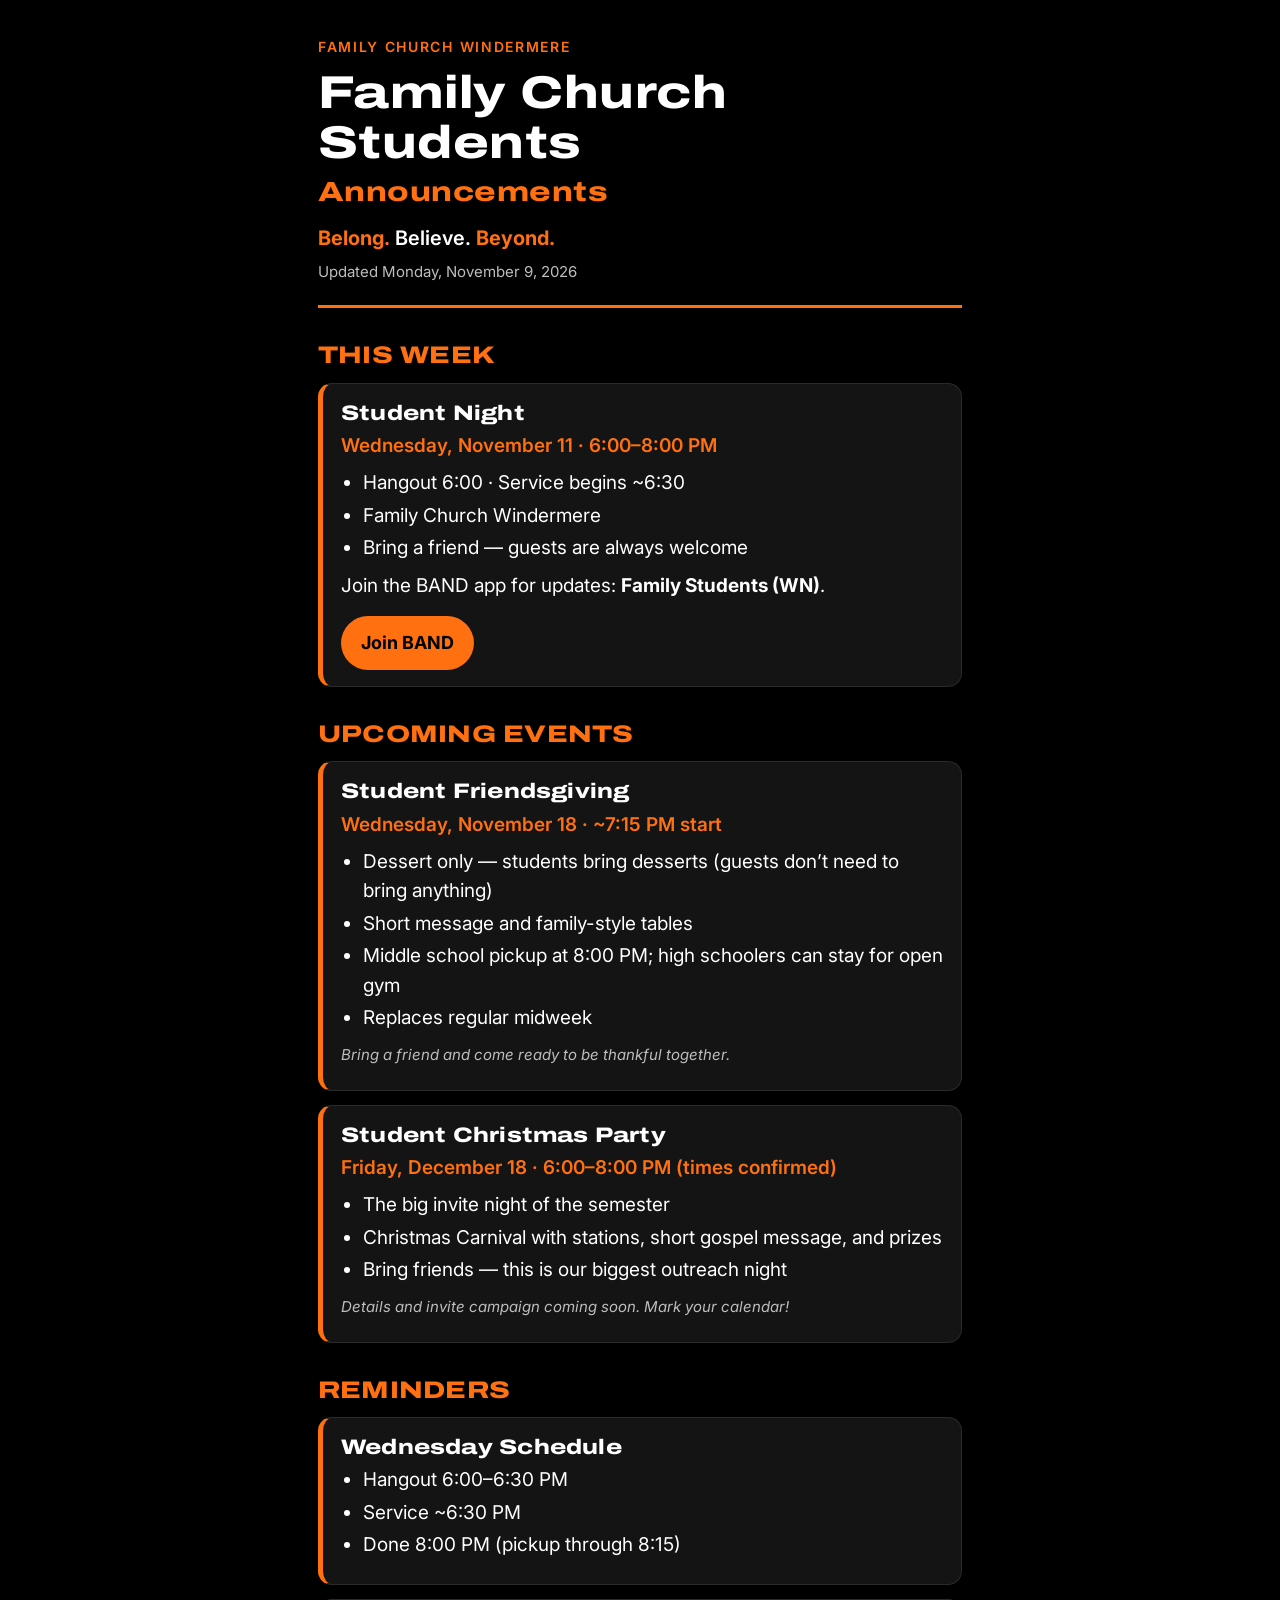
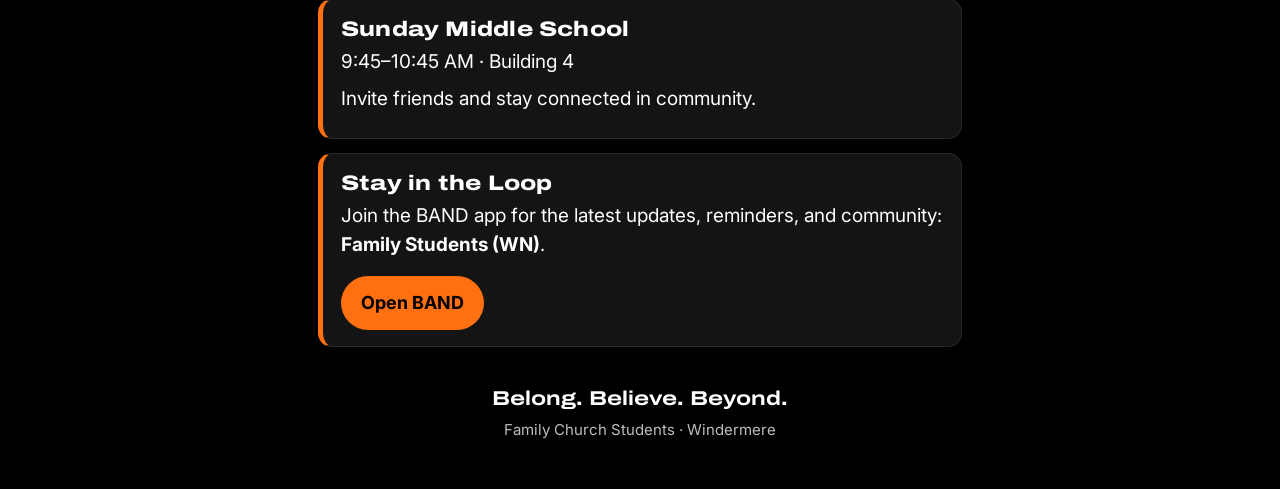
<file: index.html>
<!doctype html>
<html lang="en">
<head>
<meta charset="utf-8" />
<meta name="viewport" content="width=device-width, initial-scale=1, viewport-fit=cover" />
<title>Family Church Students — Announcements</title>
<meta name="description" content="Family Church Students (Windermere) announcements: this week, upcoming events, and reminders." />
<meta name="theme-color" content="#000000" />
<link rel="icon" href="favicon.svg" type="image/svg+xml" />
<link rel="preconnect" href="https://fonts.googleapis.com" />
<link rel="preconnect" href="https://fonts.gstatic.com" crossorigin />
<link href="https://fonts.googleapis.com/css2?family=Archivo:wdth,wght@125,700;125,800&family=Inter:wght@400;500;600&display=swap" rel="stylesheet" />
<style>
:root{--o:#FF7010;--bg:#000;--card:#141414;--line:#2a2a2a;--tx:#fff;--mut:#bdbdbd}
*{box-sizing:border-box}
html{-webkit-text-size-adjust:100%}
body{margin:0;background:var(--bg);color:var(--tx);font:400 19px/1.55 Inter,system-ui,-apple-system,Segoe UI,Roboto,sans-serif}
.wrap{max-width:680px;margin:0 auto;padding:28px 18px calc(48px + env(safe-area-inset-bottom))}
h1,h2,h3{font-family:Archivo,"Arial Black",system-ui,sans-serif;font-stretch:125%;font-weight:800;letter-spacing:.01em;line-height:1.1;margin:0}
header{padding:8px 0 22px;border-bottom:3px solid var(--o);margin-bottom:8px}
.kicker{color:var(--o);font-weight:600;text-transform:uppercase;letter-spacing:.12em;font-size:14px;margin:0 0 10px}
h1{font-size:clamp(30px,8.5vw,46px)}
h1 span{color:var(--o);display:block;font-size:.6em;margin-top:8px}
.vision{margin:16px 0 0;font-size:20px;font-weight:600}
.vision b{color:var(--o)}
.asof{color:var(--mut);font-size:15px;margin:6px 0 0}
h2{font-size:24px;color:var(--o);margin:34px 0 14px;text-transform:uppercase}
.card{background:var(--card);border:1px solid var(--line);border-left:5px solid var(--o);border-radius:14px;padding:18px 18px 16px;margin:0 0 14px}
h3{font-size:21px;margin-bottom:6px}
.when{font-weight:600;color:var(--o);margin:0 0 8px}
.card p{margin:0 0 8px}
ul{margin:4px 0 8px;padding-left:22px}li{margin:3px 0}
.note{font-style:italic;color:var(--mut);font-size:15px;margin-top:10px!important}
.btn{display:inline-block;background:var(--o);color:#000;font-weight:700;text-decoration:none;padding:13px 20px;border-radius:999px;margin-top:8px;font-size:18px}
a{color:var(--o)}
footer{margin-top:36px;text-align:center;color:var(--mut);font-size:15px}
footer strong{display:block;color:var(--tx);font-family:Archivo,sans-serif;font-stretch:125%;font-size:20px;margin-bottom:4px}
</style>
</head>
<body>
<main class="wrap">
<header>
<p class="kicker">Family Church Windermere</p>
<h1>Family Church Students<span>Announcements</span></h1>
<p class="vision"><b>Belong.</b> Believe. <b>Beyond.</b></p>
<p class="asof">Updated Monday, November 9, 2026</p>
</header>

<section aria-labelledby="this-week">
<h2 id="this-week">This Week</h2>
<article class="card">
<h3>Student Night</h3>
<p class="when">Wednesday, November 11 · 6:00–8:00 PM</p>
<ul>
<li>Hangout 6:00 · Service begins ~6:30</li>
<li>Family Church Windermere</li>
<li>Bring a friend — guests are always welcome</li>
</ul>
<p>Join the BAND app for updates: <strong>Family Students (WN)</strong>.</p>
<a class="btn" href="https://band.us/n/aaafbdF364s34" rel="noopener">Join BAND</a>
</article>
</section>

<section aria-labelledby="upcoming">
<h2 id="upcoming">Upcoming Events</h2>
<article class="card">
<h3>Student Friendsgiving</h3>
<p class="when">Wednesday, November 18 · ~7:15 PM start</p>
<ul>
<li>Dessert only — students bring desserts (guests don’t need to bring anything)</li>
<li>Short message and family-style tables</li>
<li>Middle school pickup at 8:00 PM; high schoolers can stay for open gym</li>
<li>Replaces regular midweek</li>
</ul>
<p class="note">Bring a friend and come ready to be thankful together.</p>
</article>
<article class="card">
<h3>Student Christmas Party</h3>
<p class="when">Friday, December 18 · 6:00–8:00 PM (times confirmed)</p>
<ul>
<li>The big invite night of the semester</li>
<li>Christmas Carnival with stations, short gospel message, and prizes</li>
<li>Bring friends — this is our biggest outreach night</li>
</ul>
<p class="note">Details and invite campaign coming soon. Mark your calendar!</p>
</article>
</section>

<section aria-labelledby="reminders">
<h2 id="reminders">Reminders</h2>
<article class="card">
<h3>Wednesday Schedule</h3>
<ul>
<li>Hangout 6:00–6:30 PM</li>
<li>Service ~6:30 PM</li>
<li>Done 8:00 PM (pickup through 8:15)</li>
</ul>
</article>
<article class="card">
<h3>Sunday Middle School</h3>
<p>9:45–10:45 AM · Building 4</p>
<p>Invite friends and stay connected in community.</p>
</article>
<article class="card">
<h3>Stay in the Loop</h3>
<p>Join the BAND app for the latest updates, reminders, and community: <strong>Family Students (WN)</strong>.</p>
<a class="btn" href="https://band.us/n/aaafbdF364s34" rel="noopener">Open BAND</a>
</article>
</section>

<footer><strong>Belong. Believe. Beyond.</strong>Family Church Students · Windermere</footer>
</main>
</body>
</html>
</file>
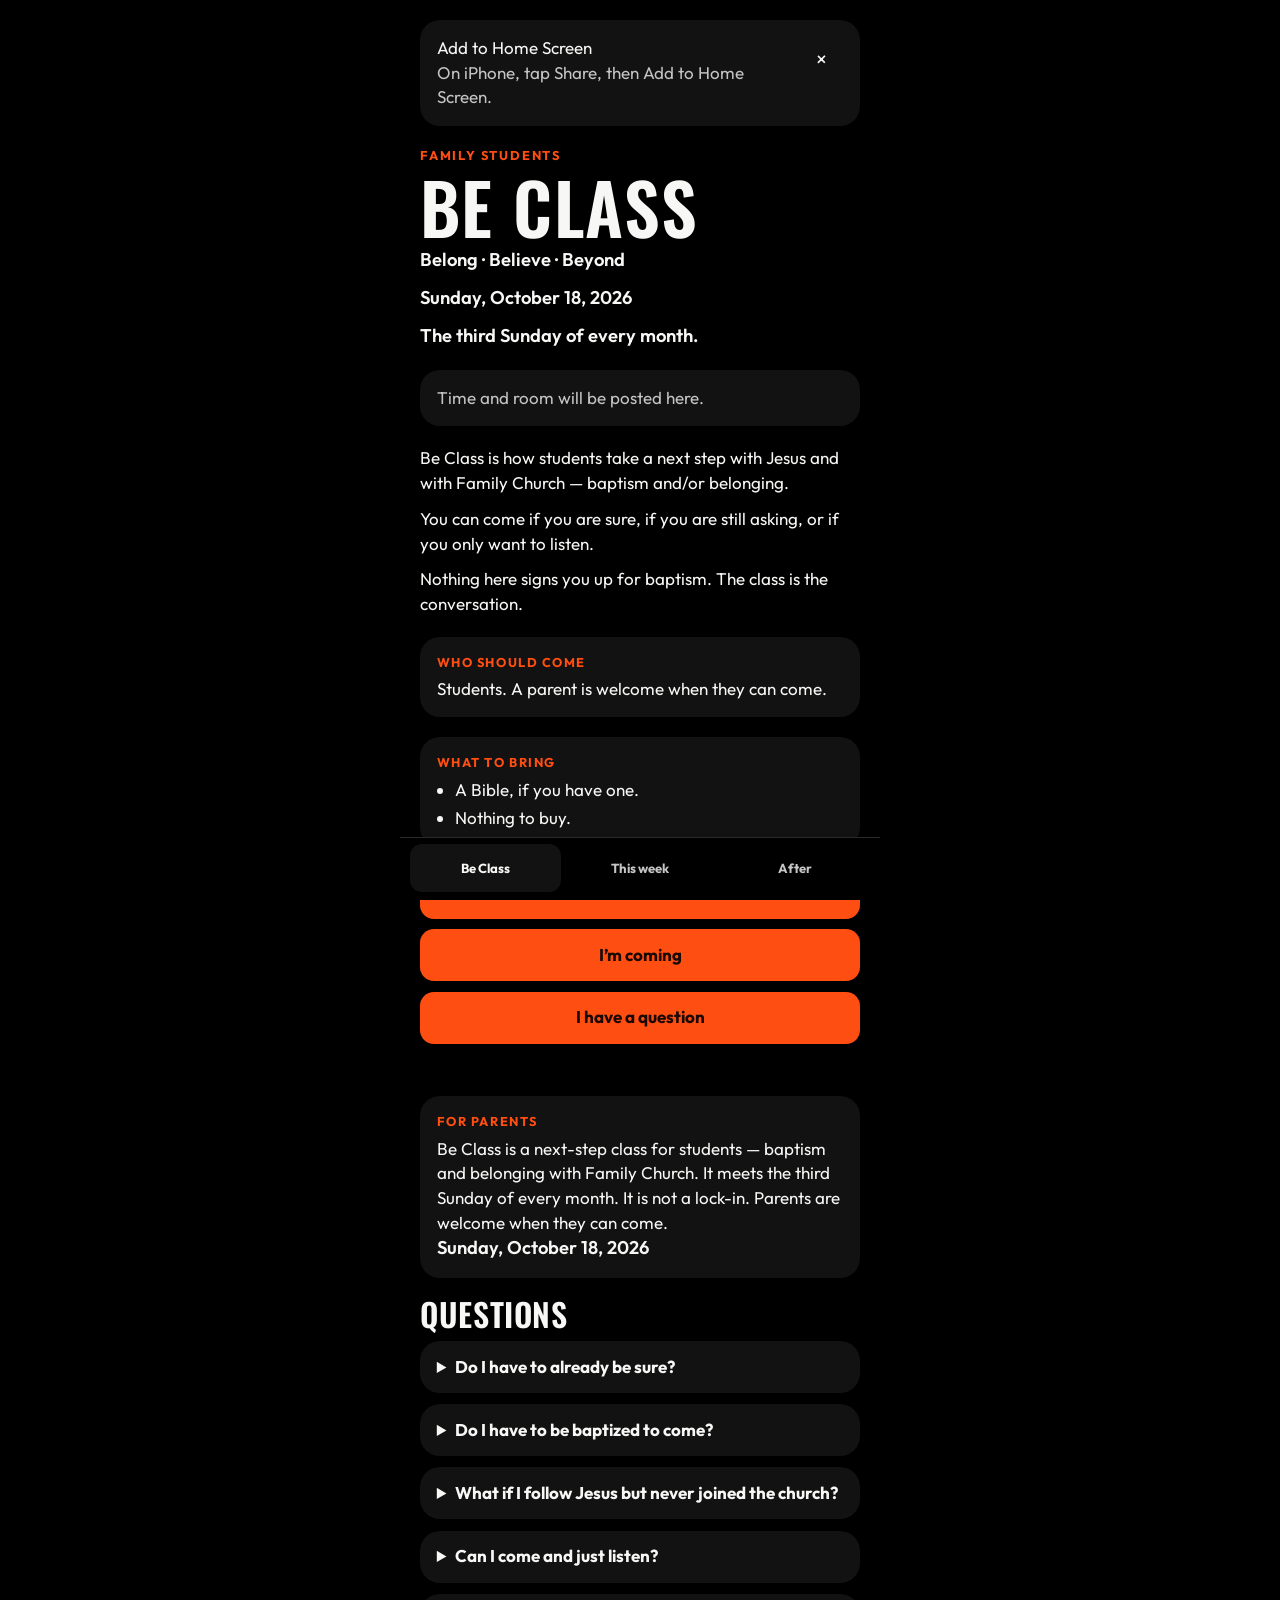
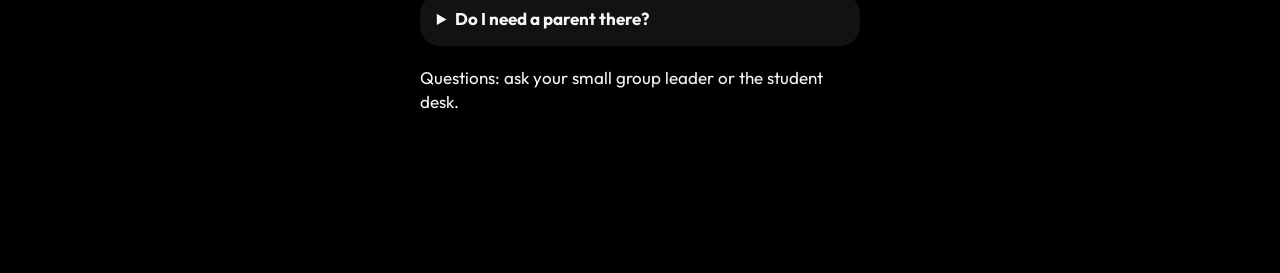
<file: be-class/index.html>
<!doctype html>
<html lang="en">
  <head>
    <meta charset="utf-8" />
    <meta name="viewport" content="width=device-width, initial-scale=1, viewport-fit=cover" />
    <title>Be Class</title>
    <meta
      name="description"
      content="Be Class is how students take a next step with Jesus and with Family Church — baptism and belonging."
    />
    <meta name="theme-color" content="#000000" />
    <meta name="apple-mobile-web-app-capable" content="yes" />
    <meta name="mobile-web-app-capable" content="yes" />
    <meta name="apple-mobile-web-app-title" content="Be Class" />
    <meta name="apple-mobile-web-app-status-bar-style" content="black" />
    <link rel="icon" href="icon.svg" type="image/svg+xml" />
    <link rel="apple-touch-icon" href="icon-180.png" />
    <link rel="manifest" href="manifest.webmanifest" />
    <link rel="preconnect" href="https://fonts.googleapis.com" />
    <link rel="preconnect" href="https://fonts.gstatic.com" crossorigin />
    <link
      href="https://fonts.googleapis.com/css2?family=Oswald:wght@500;600&family=Outfit:wght@400;500;600;700&display=swap"
      rel="stylesheet"
    />
    <link rel="stylesheet" href="styles.css" />
  </head>
  <body>
    <div class="app-frame">
      <main class="app-main" id="main"></main>
      <nav class="tab-bar" id="tabs" aria-label="Be Class"></nav>
    </div>
    <script src="app.js"></script>
  </body>
</html>
</file>
<file: be-class/styles.css>
:root {
  --color-bg: #000000;
  --color-surface: #121212;
  --color-fg: #f7f7f5;
  --color-muted: #c4c4c4;
  --color-primary: #ff4e12;
  --color-primary-fg: #1a0904;
  --color-line: #2a2a2a;
  --font-sans: "Outfit", ui-sans-serif, system-ui, sans-serif;
  --font-display: "Oswald", "Arial Narrow", sans-serif;
  color-scheme: dark;
  height: 100%;
  -webkit-font-smoothing: antialiased;
  text-size-adjust: 100%;
}

* {
  box-sizing: border-box;
}

body {
  margin: 0;
  min-height: 100dvh;
  background: var(--color-bg);
  color: var(--color-fg);
  font-family: var(--font-sans);
  font-size: 1.0625rem;
  line-height: 1.45;
}

button,
a {
  -webkit-tap-highlight-color: transparent;
}

button {
  font: inherit;
  color: inherit;
}

.app-frame {
  width: min(100%, 30rem);
  min-height: 100dvh;
  margin-inline: auto;
  display: flex;
  flex-direction: column;
  background: var(--color-bg);
}

.app-main {
  flex: 1 1 auto;
  padding: calc(1.25rem + env(safe-area-inset-top)) 1.25rem calc(6rem + env(safe-area-inset-bottom));
}

.screen {
  display: flex;
  flex-direction: column;
  gap: 1.25rem;
}

.eyebrow {
  margin: 0;
  color: var(--color-primary);
  font-size: 0.8rem;
  font-weight: 700;
  letter-spacing: 0.14em;
  text-transform: uppercase;
}

h1,
h2,
p {
  margin: 0;
}

.page-title {
  font-family: var(--font-display);
  font-size: clamp(3.2rem, 16vw, 4.4rem);
  font-weight: 600;
  letter-spacing: 0.02em;
  line-height: 0.86;
  text-transform: uppercase;
}

.subtitle,
.date {
  font-size: 1.15rem;
  font-weight: 600;
}

.muted,
.empty {
  color: var(--color-muted);
}

.card,
.install,
.parent,
.faq-item {
  background: var(--color-surface);
  border-radius: 1.25rem;
  padding: 1rem 1.05rem;
}

.stack {
  display: flex;
  flex-direction: column;
  gap: 0.7rem;
}

.actions {
  display: flex;
  flex-direction: column;
  gap: 0.65rem;
}

.btn {
  display: flex;
  align-items: center;
  justify-content: center;
  width: 100%;
  min-height: 3.25rem;
  padding: 0.8rem 1rem;
  border: 0;
  border-radius: 0.875rem;
  background: var(--color-primary);
  color: var(--color-primary-fg);
  font-weight: 700;
  text-align: center;
  text-decoration: none;
}

.btn.quiet {
  background: transparent;
  color: var(--color-fg);
  box-shadow: inset 0 0 0 1px var(--color-line);
}

.btn.on {
  background: #ffffff;
  color: #111111;
}

.form-note {
  min-height: 1.4rem;
  font-weight: 700;
  color: var(--color-primary);
}

.bring {
  margin: 0.35rem 0 0;
  padding-left: 1.15rem;
}

.bring li + li {
  margin-top: 0.25rem;
}

.faq-item {
  padding: 0;
  overflow: hidden;
}

.faq-item summary {
  min-height: 3.25rem;
  padding: 0.85rem 1.05rem;
  font-weight: 700;
  cursor: pointer;
}

.faq-item p {
  padding: 0 1.05rem 1rem;
  color: var(--color-muted);
}

.parent strong,
.card h2 {
  display: block;
  margin-bottom: 0.35rem;
  font-size: 0.8rem;
  letter-spacing: 0.12em;
  text-transform: uppercase;
  color: var(--color-primary);
}

.section-title {
  font-family: var(--font-display);
  font-size: 2rem;
  font-weight: 600;
  letter-spacing: 0.02em;
  line-height: 1;
  text-transform: uppercase;
}

.card h2.day-title {
  margin-bottom: 0.35rem;
  font-family: var(--font-display);
  font-size: 1.85rem;
  font-weight: 600;
  letter-spacing: 0.02em;
  line-height: 0.95;
  text-transform: uppercase;
  color: var(--color-fg);
}
  margin-bottom: 0;
  font-family: var(--font-display);
  font-size: 2rem;
  font-weight: 600;
  letter-spacing: 0.02em;
  line-height: 0.95;
  text-transform: uppercase;
  color: var(--color-fg);
}

.footer {
  color: var(--color-muted);
  font-size: 0.95rem;
}

.install {
  display: flex;
  align-items: flex-start;
  justify-content: space-between;
  gap: 0.75rem;
}

.install button {
  flex: none;
  min-width: 2.75rem;
  min-height: 2.75rem;
  border: 0;
  border-radius: 0.7rem;
  background: transparent;
  color: var(--color-fg);
  font-size: 1.25rem;
}

.days {
  display: grid;
  grid-template-columns: repeat(7, minmax(0, 1fr));
  gap: 0.35rem;
}

.day-btn {
  min-height: 2.75rem;
  border: 0;
  border-radius: 0.7rem;
  background: var(--color-surface);
  font-weight: 700;
}

.day-btn[aria-selected="true"] {
  background: var(--color-primary);
  color: var(--color-primary-fg);
}

.verse {
  font-size: 1.05rem;
}

.tab-bar {
  position: sticky;
  bottom: 0;
  display: grid;
  grid-template-columns: repeat(3, minmax(0, 1fr));
  gap: 0.25rem;
  padding: 0.4rem 0.6rem calc(0.45rem + env(safe-area-inset-bottom));
  background: #000000;
  box-shadow: 0 -1px 0 var(--color-line);
}

.tab {
  min-height: 3rem;
  border: 0;
  border-radius: 0.75rem;
  background: transparent;
  color: var(--color-muted);
  font-size: 0.82rem;
  font-weight: 700;
}

.tab[aria-current="page"] {
  background: var(--color-surface);
  color: var(--color-fg);
}
</file>
